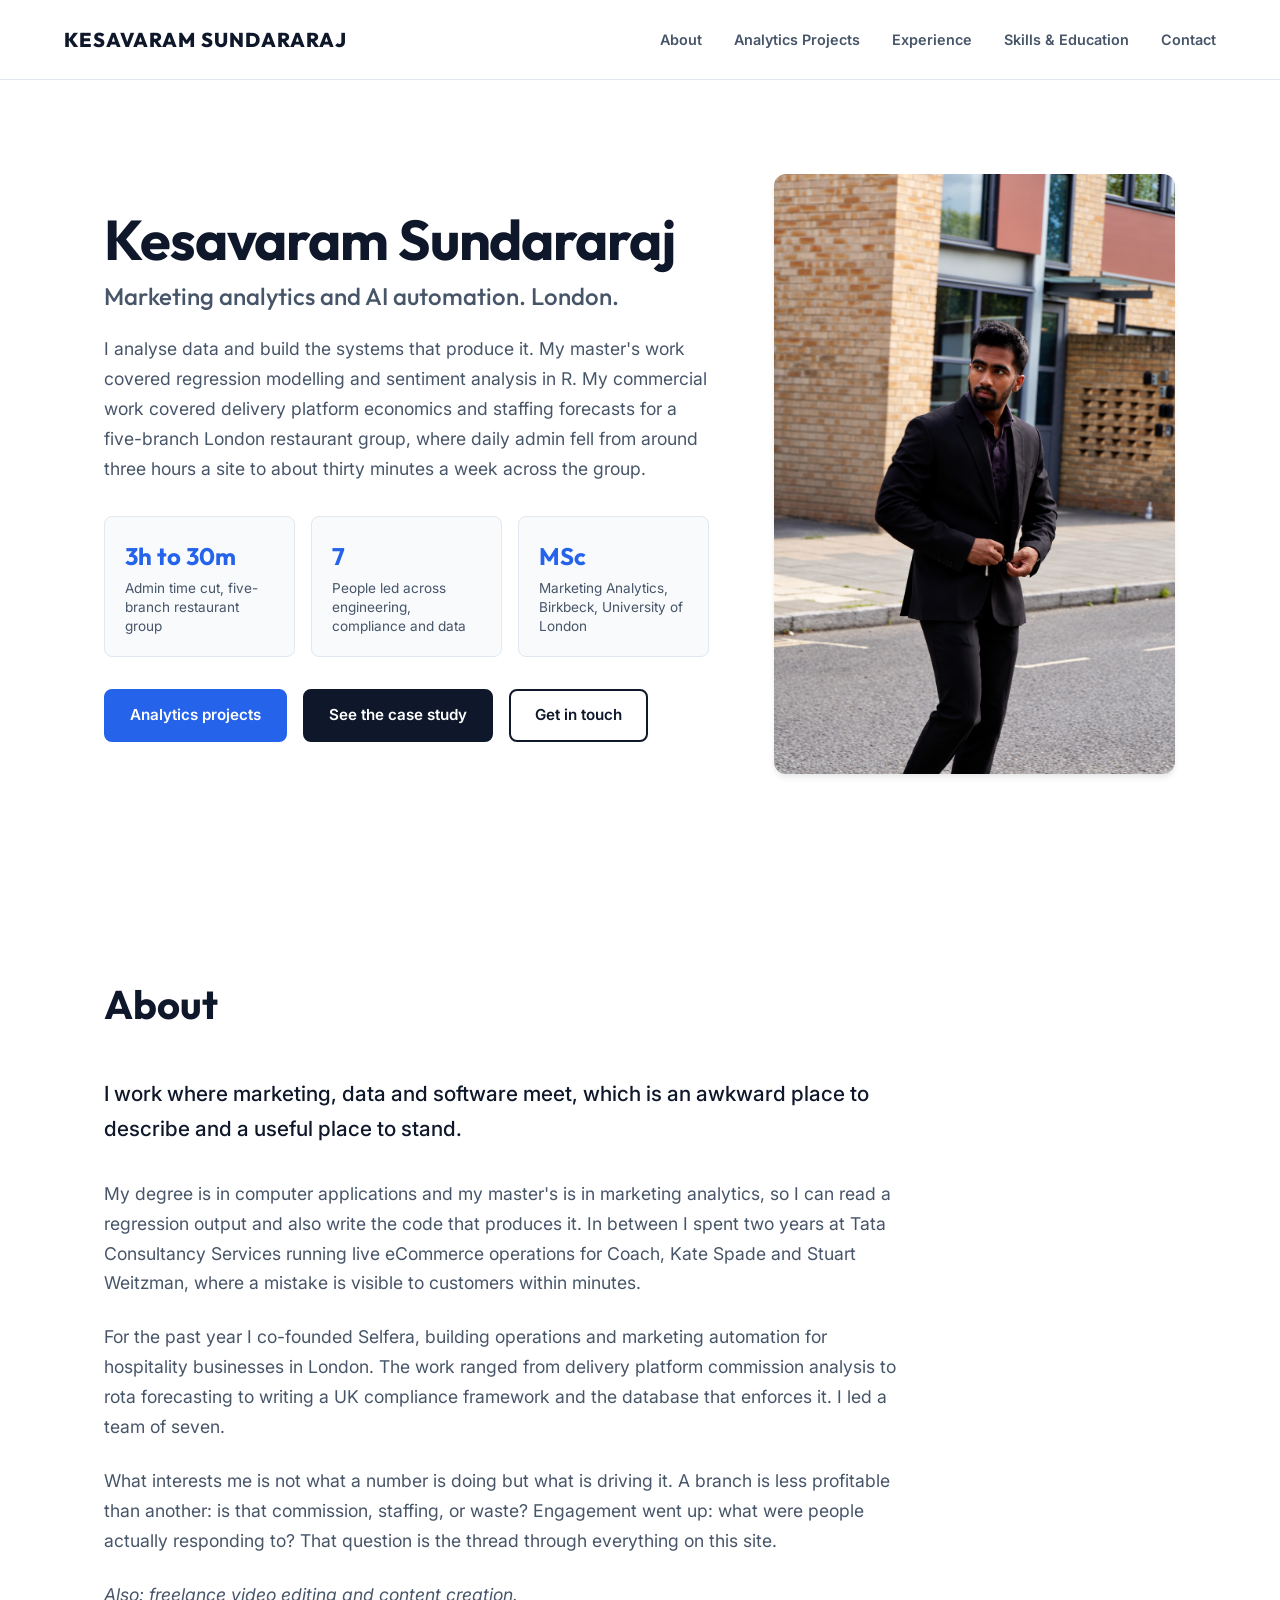
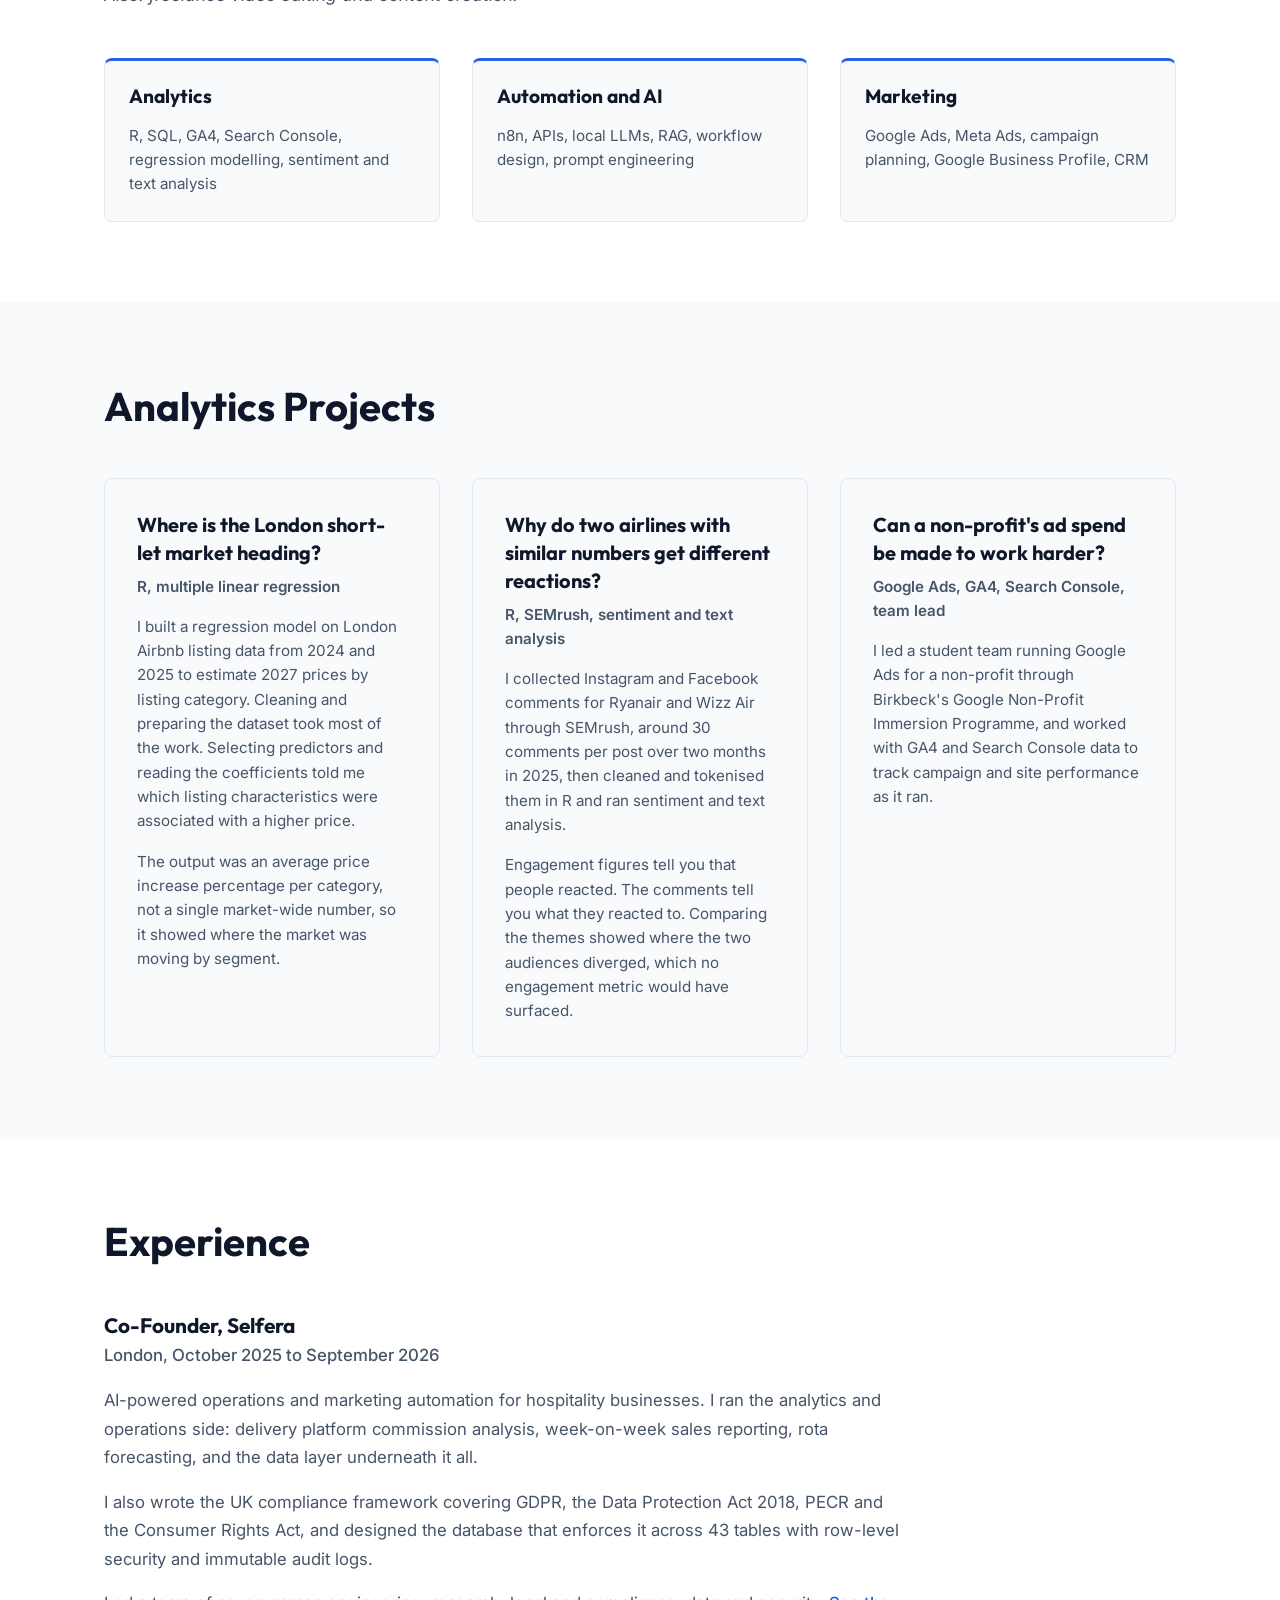
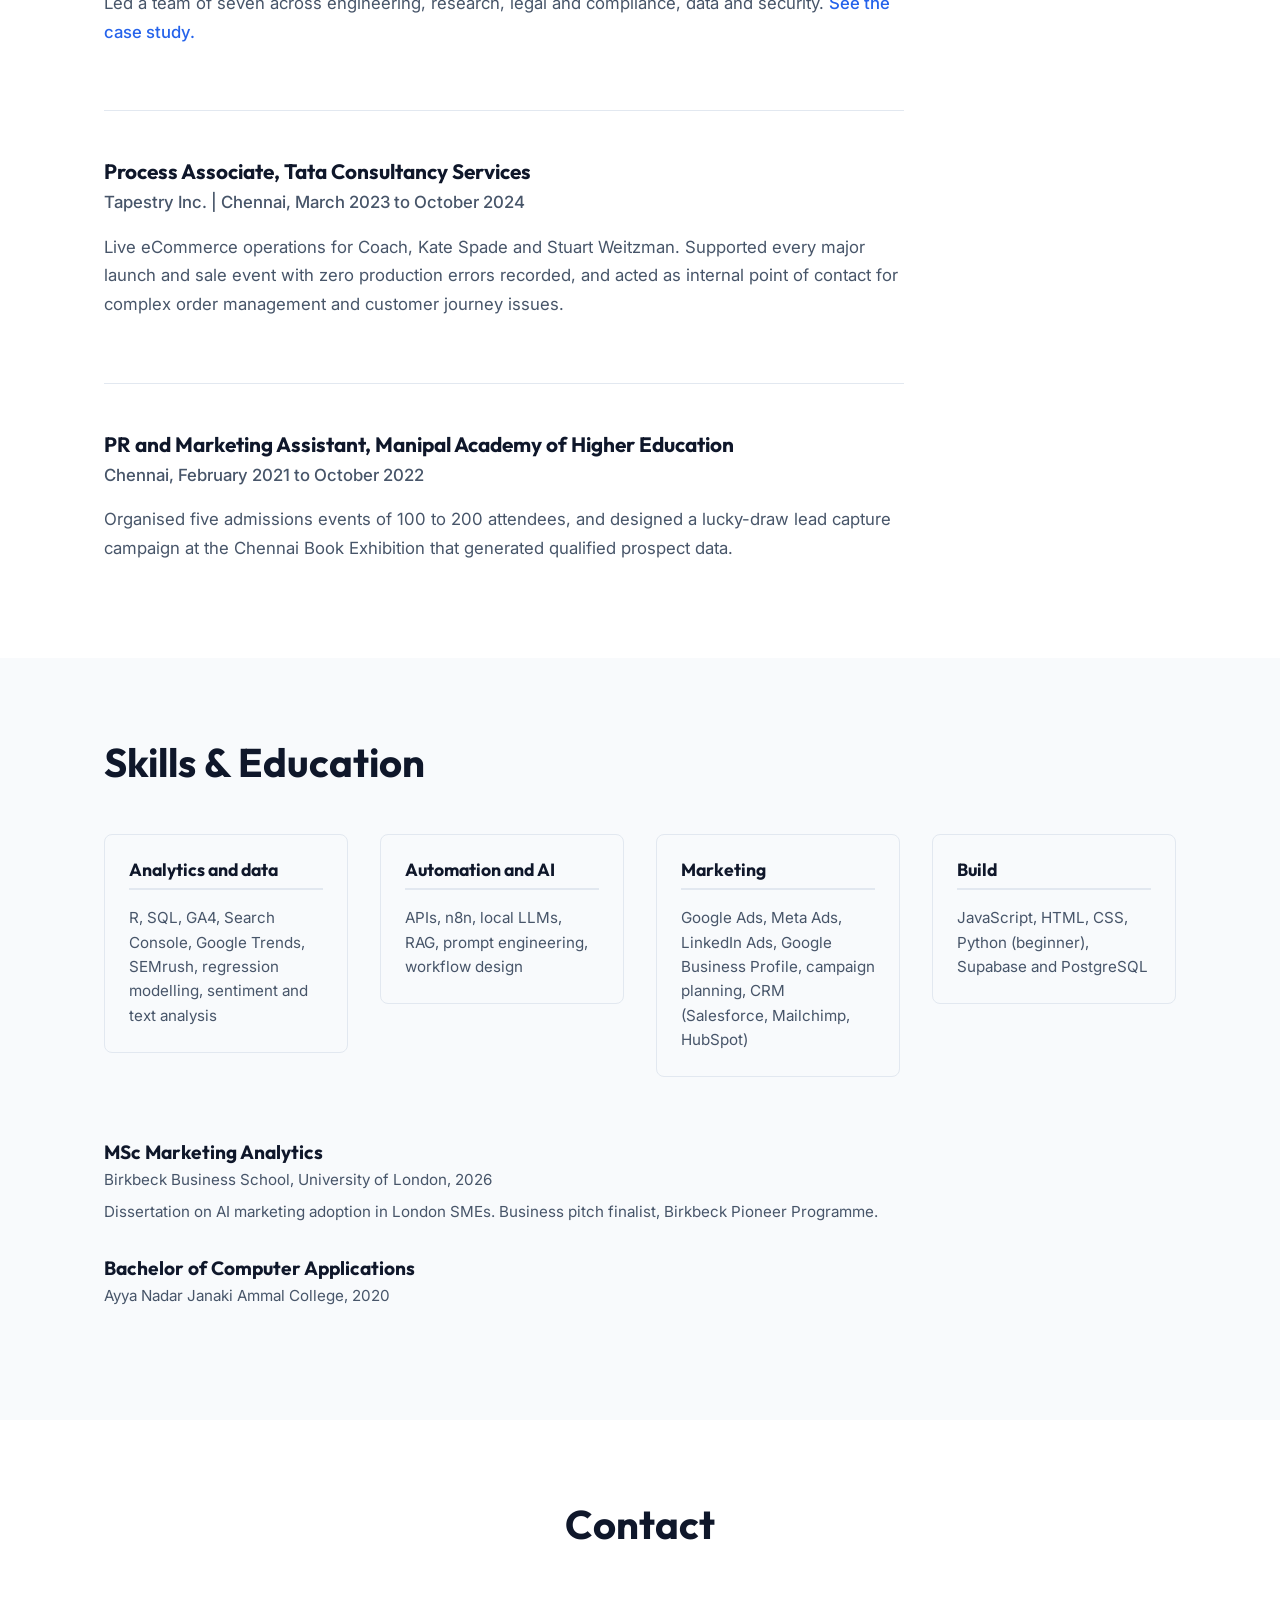
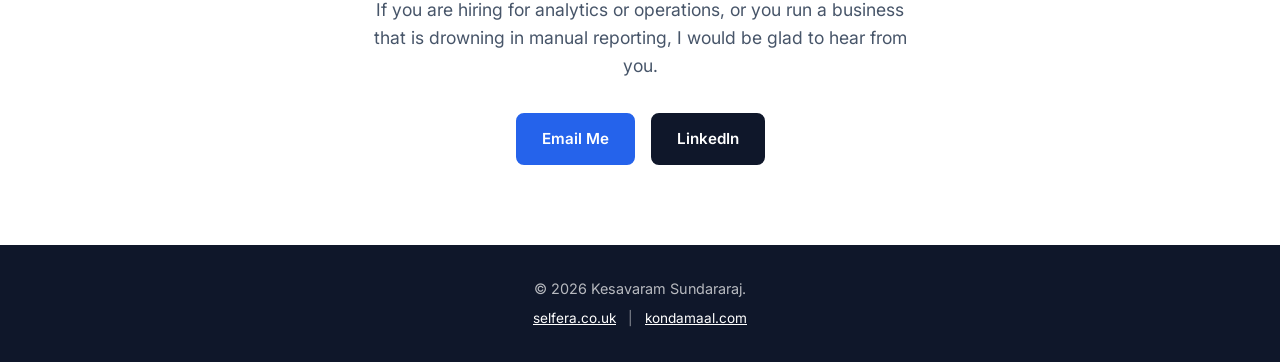
<file: index.html>
<!DOCTYPE html>
<html lang="en">
<head>
  <!-- Google tag (gtag.js) -->
  <script async src="https://www.googletagmanager.com/gtag/js?id=G-C3L060T5PG"></script>
  <script>
    window.dataLayer = window.dataLayer || [];
    function gtag() { dataLayer.push(arguments); }
    gtag('js', new Date());

    gtag('config', 'G-C3L060T5PG');
  </script>
  <meta charset="UTF-8" />
  <meta name="viewport" content="width=device-width, initial-scale=1.0" />
  <title>Kesavaram Sundararaj | Marketing Analytics & AI Automation</title>
  <meta name="description" content="Kesavaram Sundararaj - Marketing analytics and AI automation in London." />
  <link rel="icon" type="image/png" href="profile.png" />
  <link rel="stylesheet" href="style.css" />
  <link rel="preconnect" href="https://fonts.googleapis.com">
  <link rel="preconnect" href="https://fonts.gstatic.com" crossorigin>
  <link href="https://fonts.googleapis.com/css2?family=Inter:wght@300;400;500;600&family=Outfit:wght@400;600;700;800&display=swap" rel="stylesheet">
</head>
<body>
  <nav class="navbar">
    <div class="logo">Kesavaram Sundararaj</div>
    <ul class="nav-links">
      <li><a href="#about">About</a></li>
      <li><a href="#projects">Analytics Projects</a></li>
      <li><a href="#experience">Experience</a></li>
      <li><a href="#skills">Skills & Education</a></li>
      <li><a href="#contact">Contact</a></li>
    </ul>
  </nav>

  <main>
    <!-- 1. HERO -->
    <section id="hero" class="hero-section">
      <div class="hero-content">
        <h1 class="hero-title">Kesavaram Sundararaj</h1>
        <h2 class="hero-subtitle">Marketing analytics and AI automation. London.</h2>
        <p class="hero-description">I analyse data and build the systems that produce it. My master's work covered regression modelling and sentiment analysis in R. My commercial work covered delivery platform economics and staffing forecasts for a five-branch London restaurant group, where daily admin fell from around three hours a site to about thirty minutes a week across the group.</p>
        
        <div class="stat-tiles">
          <div class="stat-tile">
            <div class="stat-number">3h to 30m</div>
            <div class="stat-label">Admin time cut, five-branch restaurant group</div>
          </div>
          <div class="stat-tile">
            <div class="stat-number">7</div>
            <div class="stat-label">People led across engineering, compliance and data</div>
          </div>
          <div class="stat-tile">
            <div class="stat-number">MSc</div>
            <div class="stat-label">Marketing Analytics, Birkbeck, University of London</div>
          </div>
        </div>

        <div class="hero-buttons">
          <a href="#projects" class="cta-button">Analytics projects</a>
          <a href="case-study.html" class="cta-button secondary">See the case study</a>
          <a href="#contact" class="cta-button outline">Get in touch</a>
        </div>
      </div>
      <div class="hero-visual">
        <img src="profile.png" alt="Kesavaram Sundararaj" class="hero-image" />
      </div>
    </section>

    <!-- 2. ABOUT -->
    <section id="about" class="section">
      <div class="container">
        <h2 class="section-title">About</h2>
        <div class="about-text">
          <p>I work where marketing, data and software meet, which is an awkward place to describe and a useful place to stand.</p>
          <p>My degree is in computer applications and my master's is in marketing analytics, so I can read a regression output and also write the code that produces it. In between I spent two years at Tata Consultancy Services running live eCommerce operations for Coach, Kate Spade and Stuart Weitzman, where a mistake is visible to customers within minutes.</p>
          <p>For the past year I co-founded Selfera, building operations and marketing automation for hospitality businesses in London. The work ranged from delivery platform commission analysis to rota forecasting to writing a UK compliance framework and the database that enforces it. I led a team of seven.</p>
          <p>What interests me is not what a number is doing but what is driving it. A branch is less profitable than another: is that commission, staffing, or waste? Engagement went up: what were people actually responding to? That question is the thread through everything on this site.</p>
          <p><em>Also: freelance video editing and content creation.</em></p>
        </div>

        <div class="competency-grid">
          <div class="competency-card">
            <h3>Analytics</h3>
            <p>R, SQL, GA4, Search Console, regression modelling, sentiment and text analysis</p>
          </div>
          <div class="competency-card">
            <h3>Automation and AI</h3>
            <p>n8n, APIs, local LLMs, RAG, workflow design, prompt engineering</p>
          </div>
          <div class="competency-card">
            <h3>Marketing</h3>
            <p>Google Ads, Meta Ads, campaign planning, Google Business Profile, CRM</p>
          </div>
        </div>
      </div>
    </section>

    <!-- 3. ANALYTICS PROJECTS -->
    <section id="projects" class="section bg-light">
      <div class="container">
        <h2 class="section-title">Analytics Projects</h2>
        <div class="projects-grid">
          
          <article class="project-card">
            <h3>Where is the London short-let market heading?</h3>
            <p class="project-meta">R, multiple linear regression</p>
            <p>I built a regression model on London Airbnb listing data from 2024 and 2025 to estimate 2027 prices by listing category. Cleaning and preparing the dataset took most of the work. Selecting predictors and reading the coefficients told me which listing characteristics were associated with a higher price.</p>
            <p>The output was an average price increase percentage per category, not a single market-wide number, so it showed where the market was moving by segment.</p>
          </article>

          <article class="project-card">
            <h3>Why do two airlines with similar numbers get different reactions?</h3>
            <p class="project-meta">R, SEMrush, sentiment and text analysis</p>
            <p>I collected Instagram and Facebook comments for Ryanair and Wizz Air through SEMrush, around 30 comments per post over two months in 2025, then cleaned and tokenised them in R and ran sentiment and text analysis.</p>
            <p>Engagement figures tell you that people reacted. The comments tell you what they reacted to. Comparing the themes showed where the two audiences diverged, which no engagement metric would have surfaced.</p>
          </article>

          <article class="project-card">
            <h3>Can a non-profit's ad spend be made to work harder?</h3>
            <p class="project-meta">Google Ads, GA4, Search Console, team lead</p>
            <p>I led a student team running Google Ads for a non-profit through Birkbeck's Google Non-Profit Immersion Programme, and worked with GA4 and Search Console data to track campaign and site performance as it ran.</p>
          </article>

        </div>
      </div>
    </section>

    <!-- 4. EXPERIENCE -->
    <section id="experience" class="section">
      <div class="container">
        <h2 class="section-title">Experience</h2>
        <div class="experience-list">
          
          <article class="experience-item">
            <h3>Co-Founder, Selfera</h3>
            <p class="role-meta">London, October 2025 to September 2026</p>
            <p>AI-powered operations and marketing automation for hospitality businesses. I ran the analytics and operations side: delivery platform commission analysis, week-on-week sales reporting, rota forecasting, and the data layer underneath it all.</p>
            <p>I also wrote the UK compliance framework covering GDPR, the Data Protection Act 2018, PECR and the Consumer Rights Act, and designed the database that enforces it across 43 tables with row-level security and immutable audit logs.</p>
            <p>Led a team of seven across engineering, research, legal and compliance, data and security. <a href="case-study.html" style="color: var(--accent-color); font-weight: 500;">See the case study.</a></p>
          </article>

          <article class="experience-item">
            <h3>Process Associate, Tata Consultancy Services</h3>
            <p class="role-meta">Tapestry Inc. | Chennai, March 2023 to October 2024</p>
            <p>Live eCommerce operations for Coach, Kate Spade and Stuart Weitzman. Supported every major launch and sale event with zero production errors recorded, and acted as internal point of contact for complex order management and customer journey issues.</p>
          </article>

          <article class="experience-item">
            <h3>PR and Marketing Assistant, Manipal Academy of Higher Education</h3>
            <p class="role-meta">Chennai, February 2021 to October 2022</p>
            <p>Organised five admissions events of 100 to 200 attendees, and designed a lucky-draw lead capture campaign at the Chennai Book Exhibition that generated qualified prospect data.</p>
          </article>

        </div>
      </div>
    </section>

    <!-- 5. SKILLS & EDUCATION -->
    <section id="skills" class="section bg-light">
      <div class="container">
        <h2 class="section-title">Skills & Education</h2>
        
        <div class="skills-masonry">
          <div class="skill-category">
            <h4>Analytics and data</h4>
            <p>R, SQL, GA4, Search Console, Google Trends, SEMrush, regression modelling, sentiment and text analysis</p>
          </div>
          <div class="skill-category">
            <h4>Automation and AI</h4>
            <p>APIs, n8n, local LLMs, RAG, prompt engineering, workflow design</p>
          </div>
          <div class="skill-category">
            <h4>Marketing</h4>
            <p>Google Ads, Meta Ads, LinkedIn Ads, Google Business Profile, campaign planning, CRM (Salesforce, Mailchimp, HubSpot)</p>
          </div>
          <div class="skill-category">
            <h4>Build</h4>
            <p>JavaScript, HTML, CSS, Python (beginner), Supabase and PostgreSQL</p>
          </div>
        </div>

        <div class="education-list">
          <div class="edu-item">
            <h3>MSc Marketing Analytics</h3>
            <p class="edu-meta">Birkbeck Business School, University of London, 2026</p>
            <p>Dissertation on AI marketing adoption in London SMEs. Business pitch finalist, Birkbeck Pioneer Programme.</p>
          </div>
          <div class="edu-item">
            <h3>Bachelor of Computer Applications</h3>
            <p class="edu-meta">Ayya Nadar Janaki Ammal College, 2020</p>
          </div>
        </div>

      </div>
    </section>

    <!-- 6. CONTACT -->
    <section id="contact" class="section contact-section">
      <div class="container">
        <h2 class="section-title" style="text-align: center;">Contact</h2>
        <p class="contact-text">If you are hiring for analytics or operations, or you run a business that is drowning in manual reporting, I would be glad to hear from you.</p>
        
        <div class="contact-links">
          <a href="mailto:kesavperso@gmail.com" class="cta-button">Email Me</a>
          <a href="https://linkedin.com/in/kesavaram-s-091725322" target="_blank" class="cta-button secondary">LinkedIn</a>
        </div>
      </div>
    </section>
  </main>

  <footer>
    <p>&copy; 2026 Kesavaram Sundararaj.</p>
    <div class="footer-initiatives">
      <a href="https://www.selfera.co.uk" target="_blank">selfera.co.uk</a> | 
      <a href="https://www.kondamaal.com" target="_blank">kondamaal.com</a>
    </div>
  </footer>

  <script src="main.js"></script>
</body>
</html>
</file>
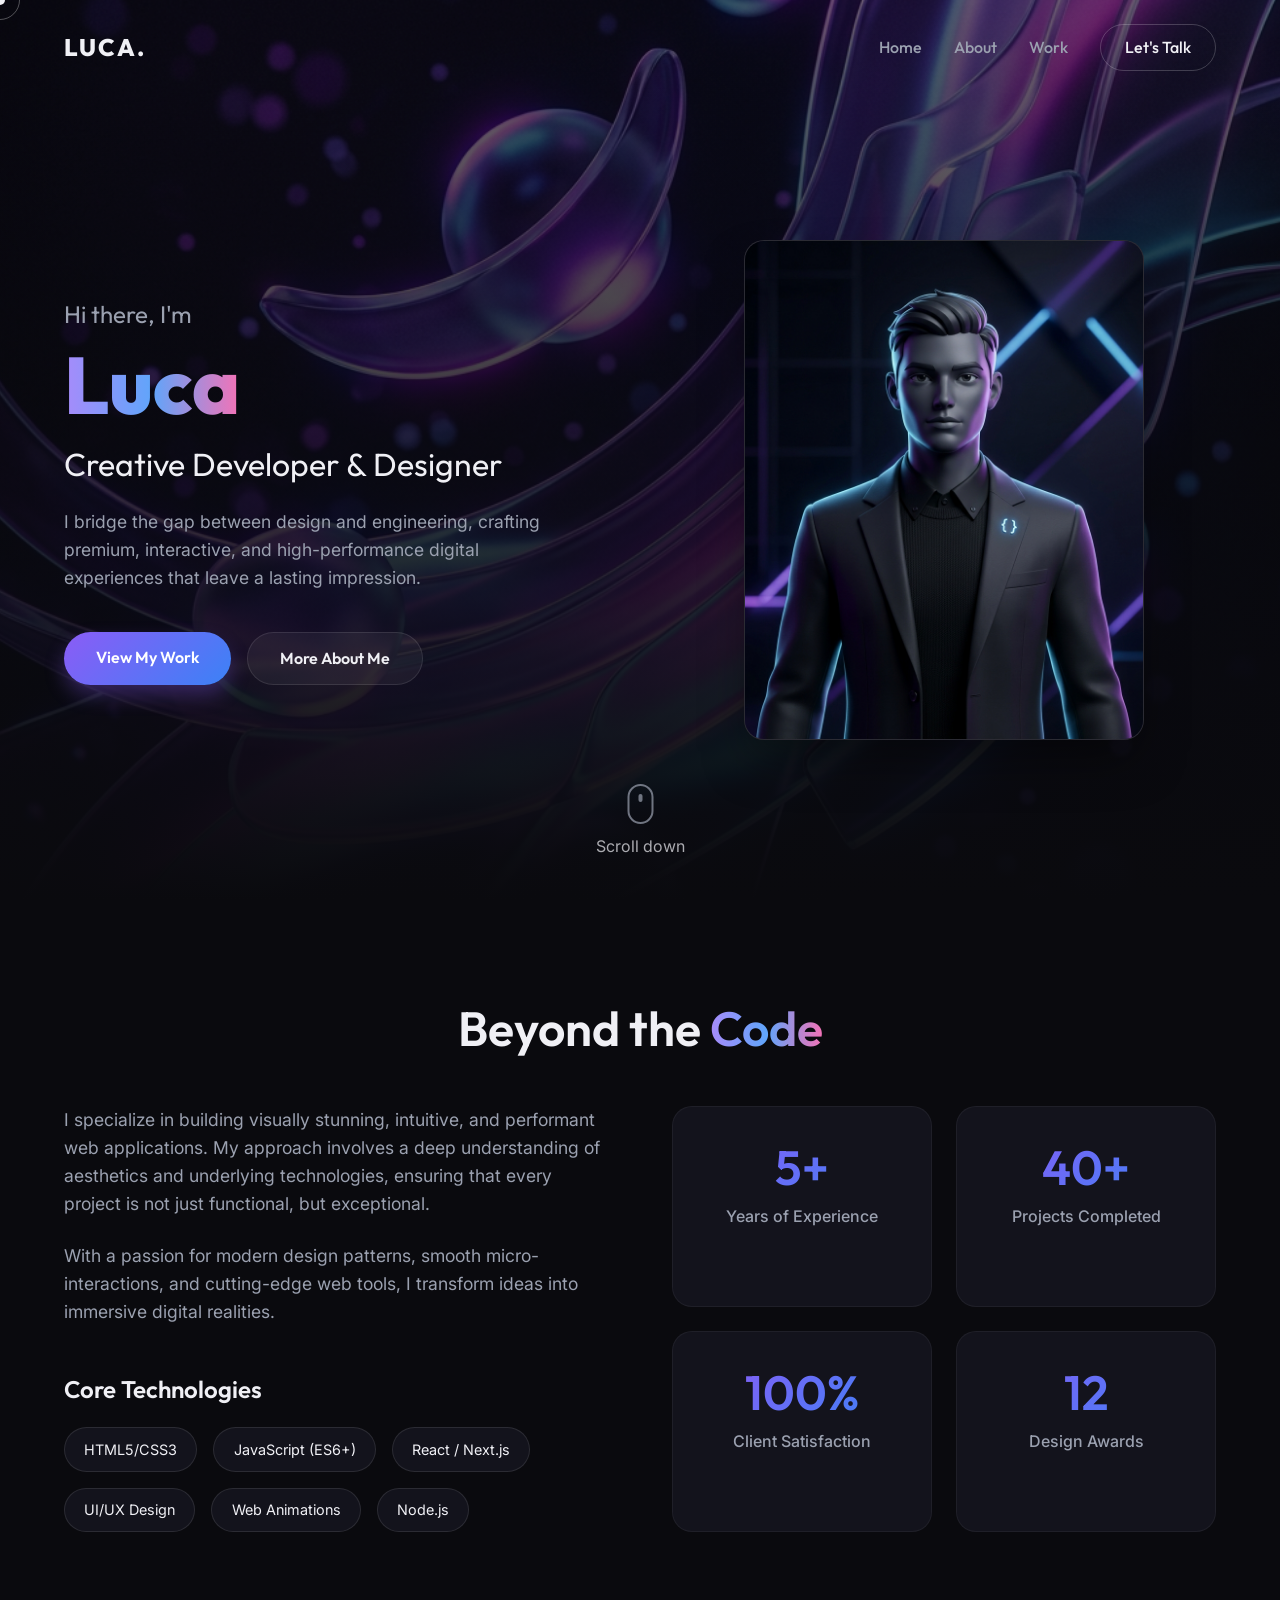
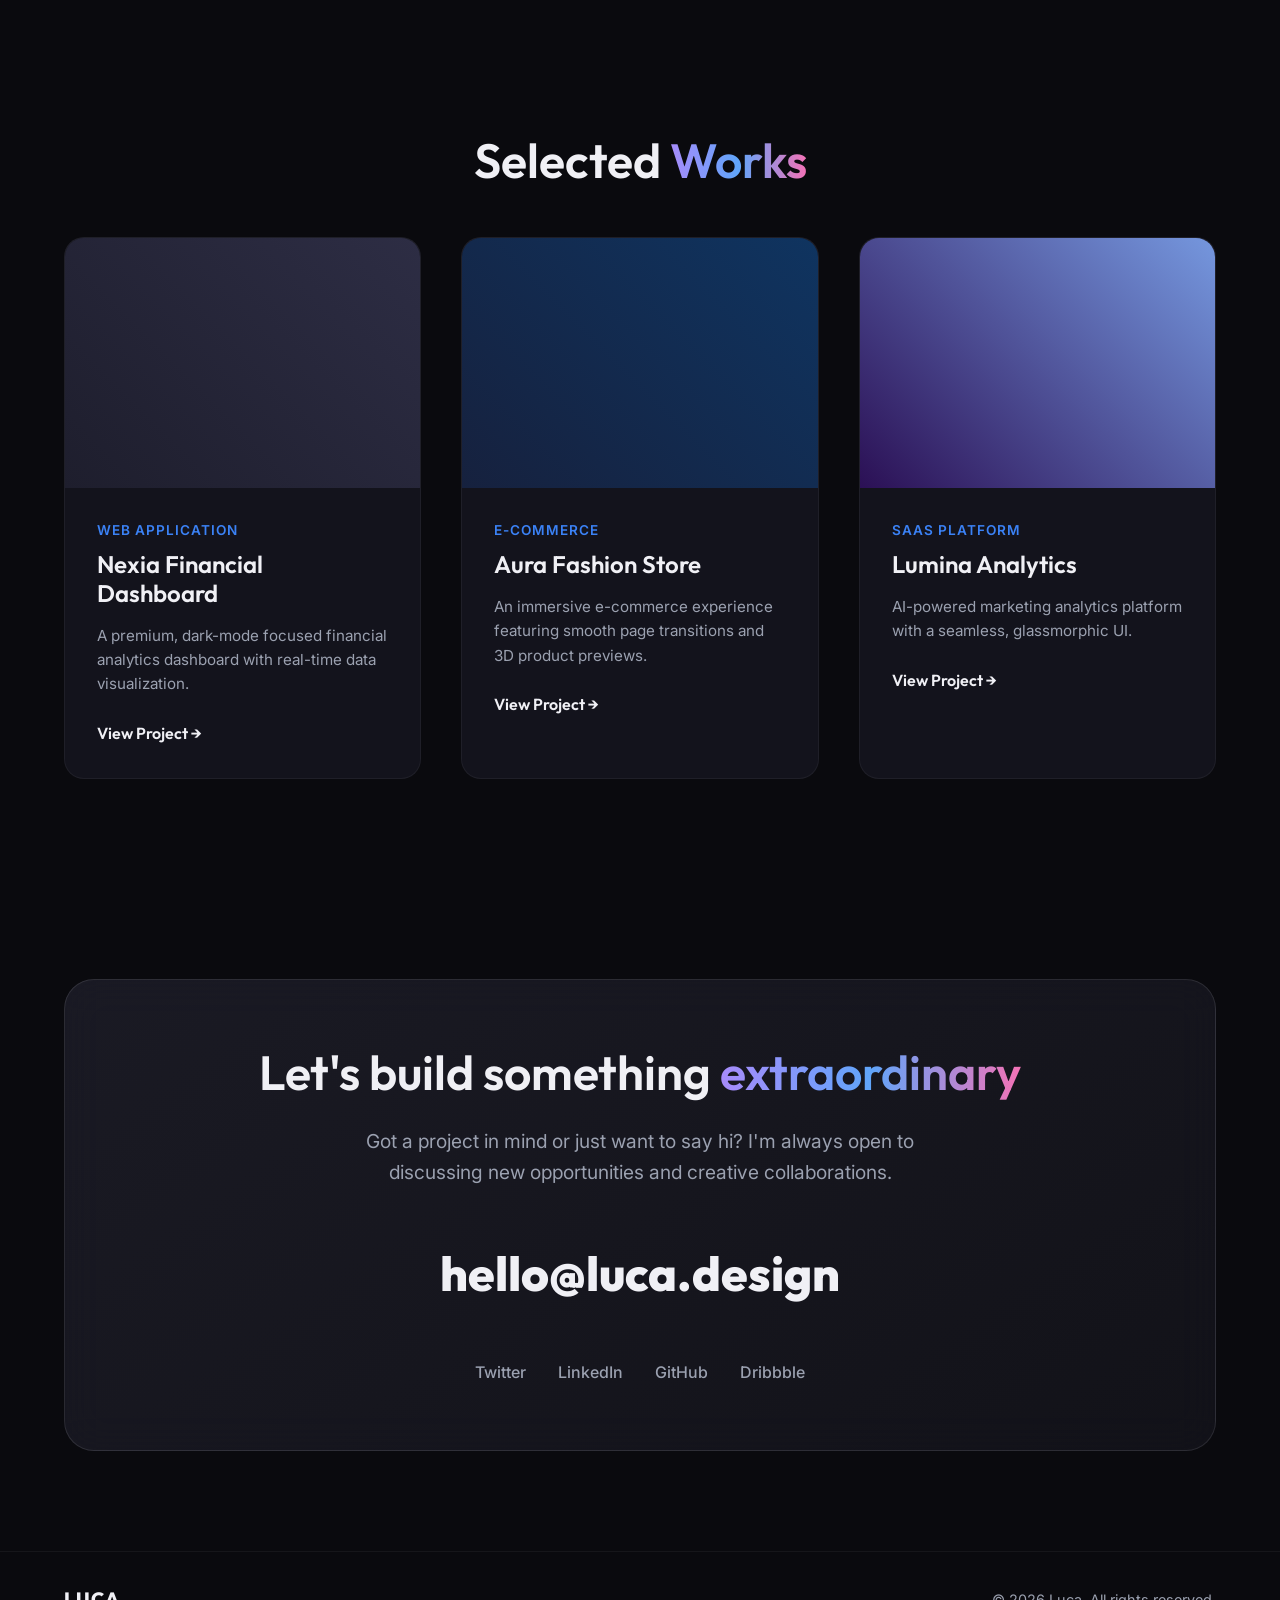
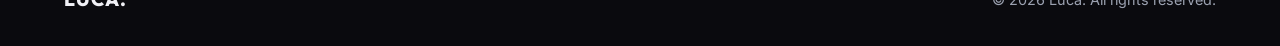
<file: Luca/index.html>
<!DOCTYPE html>
<html lang="en">
<head>
    <meta charset="UTF-8">
    <meta name="viewport" content="width=device-width, initial-scale=1.0">
    <meta name="description" content="Portfolio of Luca, a creative developer and designer crafting premium digital experiences.">
    <title>Luca | Creative Developer Portfolio</title>
    <link rel="preconnect" href="https://fonts.googleapis.com">
    <link rel="preconnect" href="https://fonts.gstatic.com" crossorigin>
    <link href="https://fonts.googleapis.com/css2?family=Outfit:wght@300;400;600;800&family=Inter:wght@400;500;700&display=swap" rel="stylesheet">
    <link rel="stylesheet" href="styles.css">
</head>
<body>
    <div class="custom-cursor" id="custom-cursor"></div>
    <div class="custom-cursor-follower" id="custom-cursor-follower"></div>

    <nav class="navbar" id="navbar">
        <div class="nav-content">
            <a href="#home" class="logo">LUCA.</a>
            <ul class="nav-links">
                <li><a href="#home">Home</a></li>
                <li><a href="#about">About</a></li>
                <li><a href="#work">Work</a></li>
                <li><a href="#contact" class="btn btn-outline">Let's Talk</a></li>
            </ul>
        </div>
    </nav>

    <main>
        <section id="home" class="hero">
            <div class="hero-bg">
                <img src="assets/hero_bg.png" alt="Abstract Background" class="bg-image">
                <div class="overlay"></div>
            </div>
            
            <div class="container hero-content">
                <div class="hero-text">
                    <p class="greeting reveal-text">Hi there, I'm</p>
                    <h1 class="main-title reveal-text" style="animation-delay: 0.1s">
                        <span class="gradient-text">Luca</span>
                    </h1>
                    <h2 class="sub-title reveal-text" style="animation-delay: 0.2s">Creative Developer & Designer</h2>
                    <p class="description reveal-text" style="animation-delay: 0.3s">
                        I bridge the gap between design and engineering, crafting premium, interactive, and high-performance digital experiences that leave a lasting impression.
                    </p>
                    <div class="cta-group reveal-text" style="animation-delay: 0.4s">
                        <a href="#work" class="btn btn-primary">View My Work</a>
                        <a href="#about" class="btn btn-secondary">More About Me</a>
                    </div>
                </div>
                
                <div class="hero-image-container reveal-fade" style="animation-delay: 0.5s">
                    <div class="image-wrapper">
                        <img src="assets/luca_profile.png" alt="Luca - Profile Picture" class="profile-img">
                        <div class="glow-effect"></div>
                    </div>
                </div>
            </div>
            
            <div class="scroll-indicator">
                <span class="mouse">
                    <span class="wheel"></span>
                </span>
                <p>Scroll down</p>
            </div>
        </section>

        <section id="about" class="about section">
            <div class="container">
                <h2 class="section-title">Beyond the <span class="gradient-text">Code</span></h2>
                
                <div class="about-grid">
                    <div class="about-text">
                        <p>I specialize in building visually stunning, intuitive, and performant web applications. My approach involves a deep understanding of aesthetics and underlying technologies, ensuring that every project is not just functional, but exceptional.</p>
                        <p>With a passion for modern design patterns, smooth micro-interactions, and cutting-edge web tools, I transform ideas into immersive digital realities.</p>
                        
                        <div class="skills-container">
                            <h3 class="skills-title">Core Technologies</h3>
                            <div class="skills">
                                <span class="skill-tag">HTML5/CSS3</span>
                                <span class="skill-tag">JavaScript (ES6+)</span>
                                <span class="skill-tag">React / Next.js</span>
                                <span class="skill-tag">UI/UX Design</span>
                                <span class="skill-tag">Web Animations</span>
                                <span class="skill-tag">Node.js</span>
                            </div>
                        </div>
                    </div>
                    
                    <div class="stats-grid">
                        <div class="stat-card">
                            <h3 class="stat-number">5+</h3>
                            <p class="stat-label">Years of Experience</p>
                        </div>
                        <div class="stat-card">
                            <h3 class="stat-number">40+</h3>
                            <p class="stat-label">Projects Completed</p>
                        </div>
                        <div class="stat-card">
                            <h3 class="stat-number">100%</h3>
                            <p class="stat-label">Client Satisfaction</p>
                        </div>
                        <div class="stat-card">
                            <h3 class="stat-number">12</h3>
                            <p class="stat-label">Design Awards</p>
                        </div>
                    </div>
                </div>
            </div>
        </section>

        <section id="work" class="work section">
            <div class="container">
                <h2 class="section-title">Selected <span class="gradient-text">Works</span></h2>
                
                <div class="projects-grid">
                    <article class="project-card">
                        <div class="project-img-container">
                            <div class="placeholder-img color-1"></div>
                        </div>
                        <div class="project-content">
                            <span class="project-category">Web Application</span>
                            <h3 class="project-title">Nexia Financial Dashboard</h3>
                            <p class="project-desc">A premium, dark-mode focused financial analytics dashboard with real-time data visualization.</p>
                            <a href="#" class="project-link">View Project →</a>
                        </div>
                    </article>
                    
                    <article class="project-card">
                        <div class="project-img-container">
                            <div class="placeholder-img color-2"></div>
                        </div>
                        <div class="project-content">
                            <span class="project-category">E-Commerce</span>
                            <h3 class="project-title">Aura Fashion Store</h3>
                            <p class="project-desc">An immersive e-commerce experience featuring smooth page transitions and 3D product previews.</p>
                            <a href="#" class="project-link">View Project →</a>
                        </div>
                    </article>

                    <article class="project-card">
                        <div class="project-img-container">
                            <div class="placeholder-img color-3"></div>
                        </div>
                        <div class="project-content">
                            <span class="project-category">SaaS Platform</span>
                            <h3 class="project-title">Lumina Analytics</h3>
                            <p class="project-desc">AI-powered marketing analytics platform with a seamless, glassmorphic UI.</p>
                            <a href="#" class="project-link">View Project →</a>
                        </div>
                    </article>
                </div>
            </div>
        </section>

        <section id="contact" class="contact section">
            <div class="container">
                <div class="contact-card">
                    <div class="contact-info">
                        <h2 class="section-title">Let's build something <span class="gradient-text">extraordinary</span></h2>
                        <p>Got a project in mind or just want to say hi? I'm always open to discussing new opportunities and creative collaborations.</p>
                        <a href="mailto:hello@luca.design" class="contact-email">hello@luca.design</a>
                        
                        <div class="social-links">
                            <a href="#" class="social-link">Twitter</a>
                            <a href="#" class="social-link">LinkedIn</a>
                            <a href="#" class="social-link">GitHub</a>
                            <a href="#" class="social-link">Dribbble</a>
                        </div>
                    </div>
                </div>
            </div>
        </section>
    </main>

    <footer>
        <div class="container footer-content">
            <div class="footer-logo">LUCA.</div>
            <p>&copy; 2026 Luca. All rights reserved.</p>
        </div>
    </footer>

    <script src="script.js"></script>
</body>
</html>
</file>
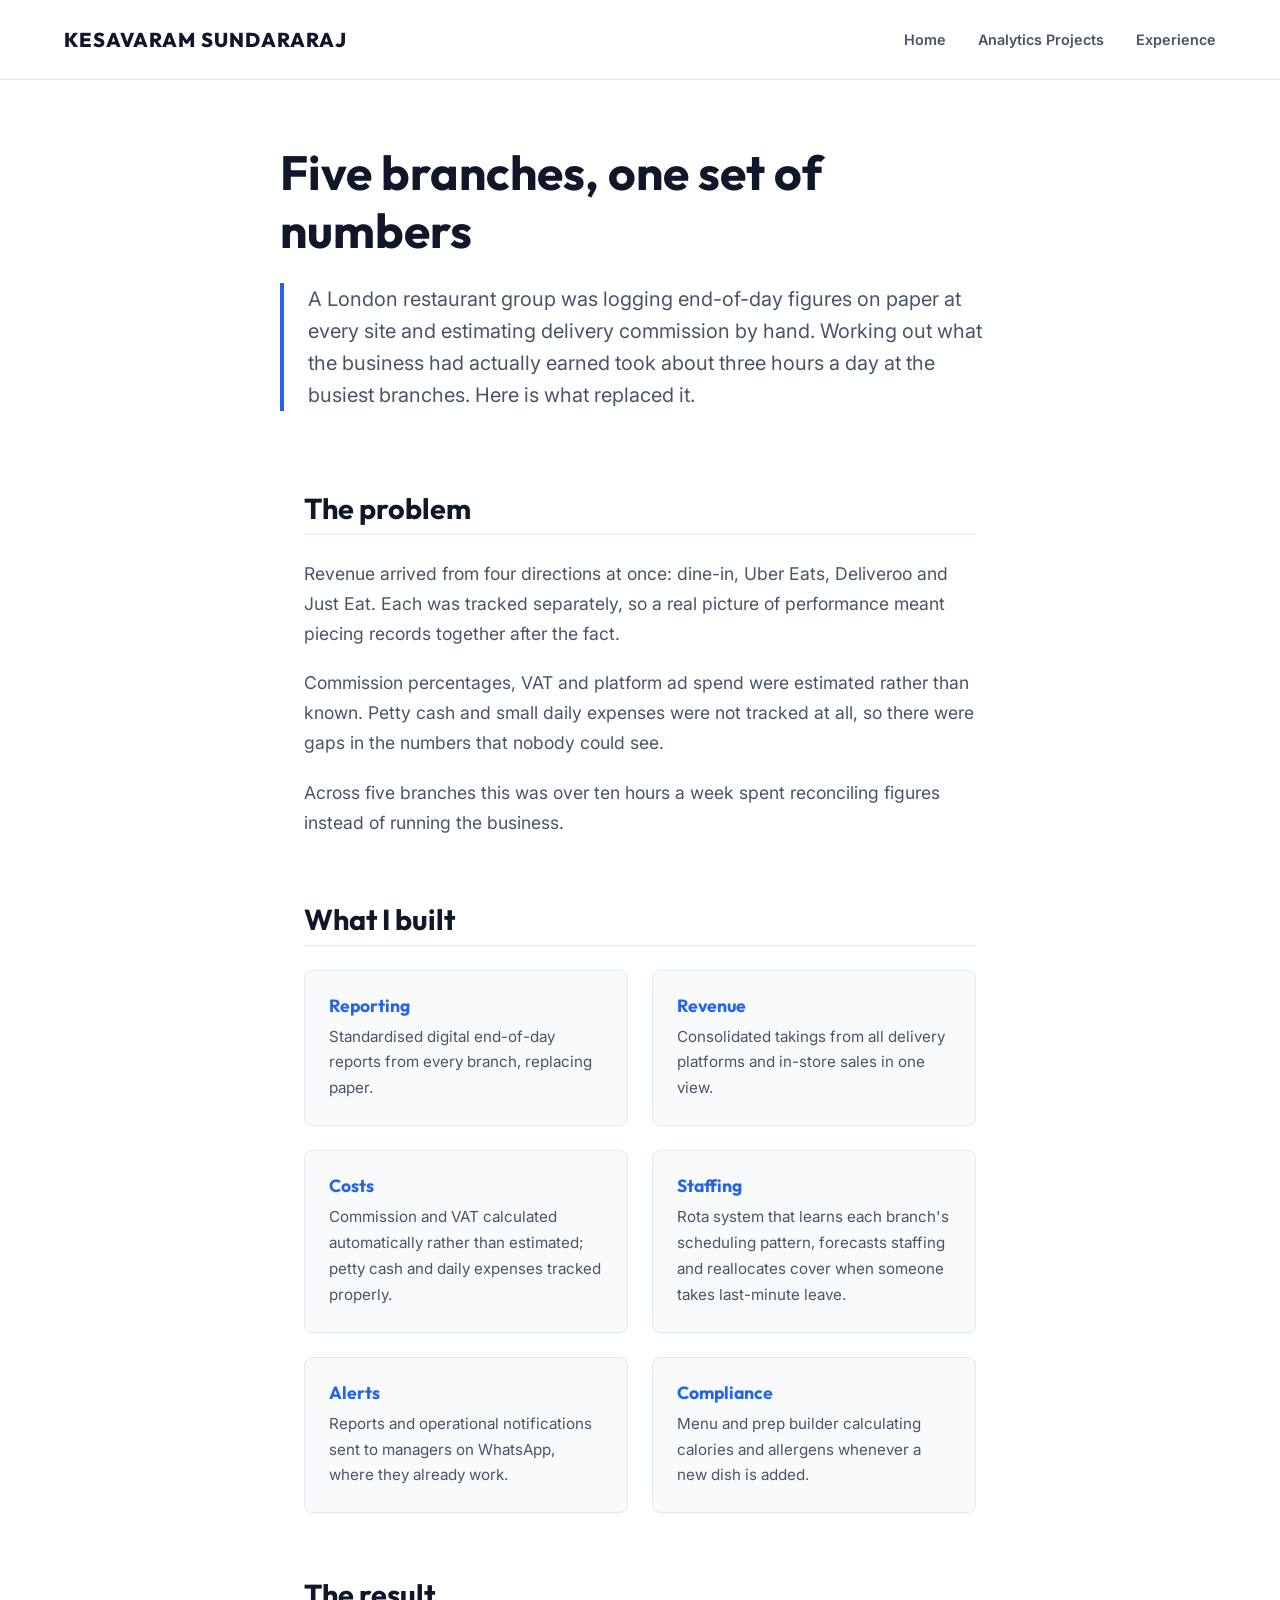
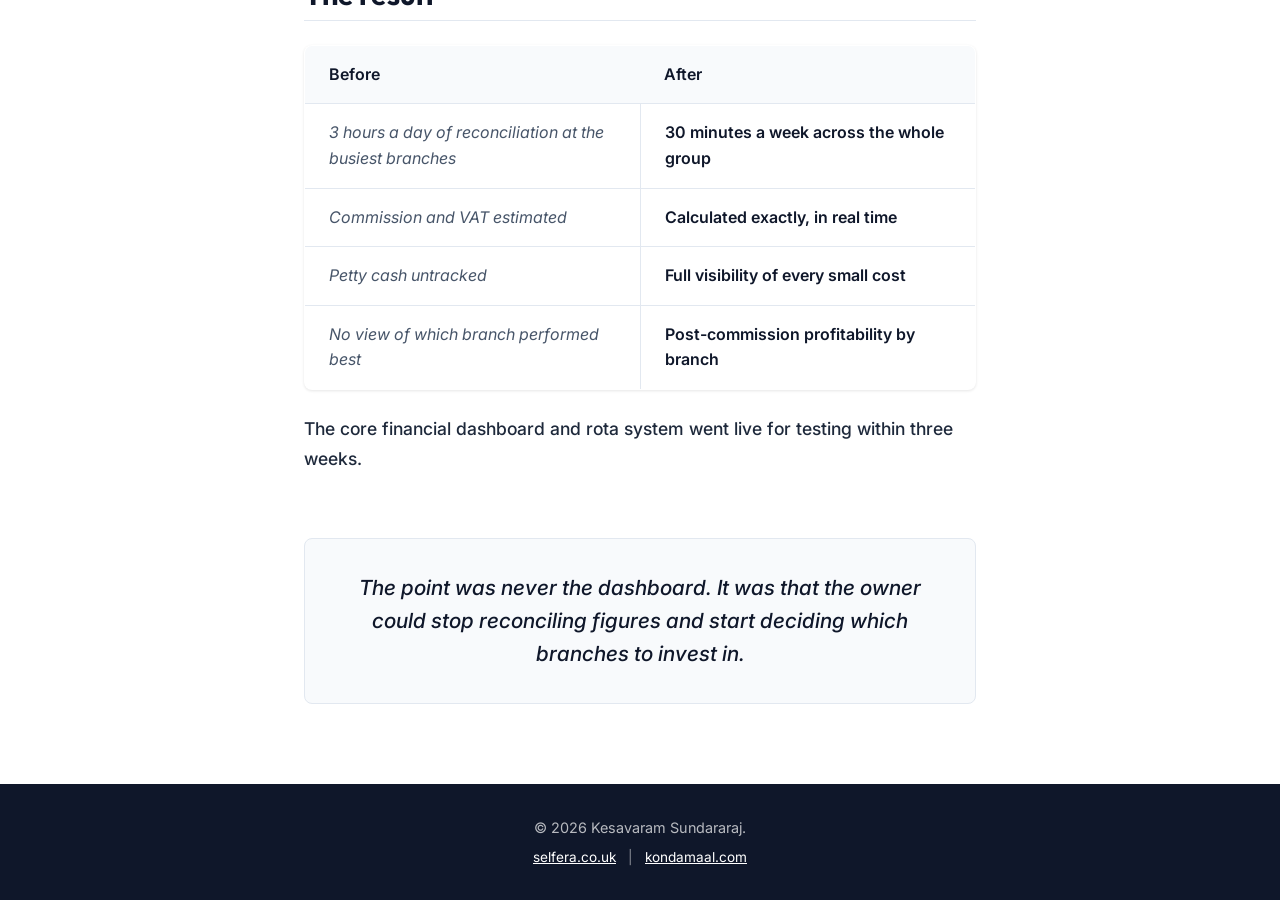
<file: case-study.html>
<!DOCTYPE html>
<html lang="en">
<head>
  <!-- Google tag (gtag.js) -->
  <script async src="https://www.googletagmanager.com/gtag/js?id=G-C3L060T5PG"></script>
  <script>
    window.dataLayer = window.dataLayer || [];
    function gtag() { dataLayer.push(arguments); }
    gtag('js', new Date());

    gtag('config', 'G-C3L060T5PG');
  </script>
  <meta charset="UTF-8" />
  <meta name="viewport" content="width=device-width, initial-scale=1.0" />
  <title>Case Study | Kesavaram Sundararaj</title>
  <meta name="description" content="Case Study: Five branches, one set of numbers." />
  <link rel="icon" type="image/png" href="profile.png" />
  <link rel="stylesheet" href="style.css" />
  <link rel="preconnect" href="https://fonts.googleapis.com">
  <link rel="preconnect" href="https://fonts.gstatic.com" crossorigin>
  <link href="https://fonts.googleapis.com/css2?family=Inter:wght@300;400;500;600&family=Outfit:wght@400;600;700;800&display=swap" rel="stylesheet">
</head>
<body>
  <nav class="navbar">
    <div class="logo">Kesavaram Sundararaj</div>
    <ul class="nav-links">
      <li><a href="index.html#hero">Home</a></li>
      <li><a href="index.html#projects">Analytics Projects</a></li>
      <li><a href="index.html#experience">Experience</a></li>
    </ul>
  </nav>

  <main>
    <section class="case-study-hero">
      <div class="container">
        <h1 class="cs-title">Five branches, one set of numbers</h1>
        <p class="cs-standfirst">A London restaurant group was logging end-of-day figures on paper at every site and estimating delivery commission by hand. Working out what the business had actually earned took about three hours a day at the busiest branches. Here is what replaced it.</p>
      </div>
    </section>

    <div class="case-study-content container">
      
      <!-- The Problem -->
      <section class="cs-section">
        <h2>The problem</h2>
        <p>Revenue arrived from four directions at once: dine-in, Uber Eats, Deliveroo and Just Eat. Each was tracked separately, so a real picture of performance meant piecing records together after the fact.</p>
        <p>Commission percentages, VAT and platform ad spend were estimated rather than known. Petty cash and small daily expenses were not tracked at all, so there were gaps in the numbers that nobody could see.</p>
        <p>Across five branches this was over ten hours a week spent reconciling figures instead of running the business.</p>
      </section>

      <!-- What I built -->
      <section class="cs-section">
        <h2>What I built</h2>
        <div class="build-grid">
          <div class="build-item">
            <h4>Reporting</h4>
            <p>Standardised digital end-of-day reports from every branch, replacing paper.</p>
          </div>
          <div class="build-item">
            <h4>Revenue</h4>
            <p>Consolidated takings from all delivery platforms and in-store sales in one view.</p>
          </div>
          <div class="build-item">
            <h4>Costs</h4>
            <p>Commission and VAT calculated automatically rather than estimated; petty cash and daily expenses tracked properly.</p>
          </div>
          <div class="build-item">
            <h4>Staffing</h4>
            <p>Rota system that learns each branch's scheduling pattern, forecasts staffing and reallocates cover when someone takes last-minute leave.</p>
          </div>
          <div class="build-item">
            <h4>Alerts</h4>
            <p>Reports and operational notifications sent to managers on WhatsApp, where they already work.</p>
          </div>
          <div class="build-item">
            <h4>Compliance</h4>
            <p>Menu and prep builder calculating calories and allergens whenever a new dish is added.</p>
          </div>
        </div>
      </section>

      <!-- The Result -->
      <section class="cs-section">
        <h2>The result</h2>
        <table class="result-table">
          <thead>
            <tr>
              <th>Before</th>
              <th>After</th>
            </tr>
          </thead>
          <tbody>
            <tr>
              <td>3 hours a day of reconciliation at the busiest branches</td>
              <td>30 minutes a week across the whole group</td>
            </tr>
            <tr>
              <td>Commission and VAT estimated</td>
              <td>Calculated exactly, in real time</td>
            </tr>
            <tr>
              <td>Petty cash untracked</td>
              <td>Full visibility of every small cost</td>
            </tr>
            <tr>
              <td>No view of which branch performed best</td>
              <td>Post-commission profitability by branch</td>
            </tr>
          </tbody>
        </table>
        
        <p style="margin-top: 1.5rem; font-weight: 500; color: var(--text-primary);">The core financial dashboard and rota system went live for testing within three weeks.</p>
      </section>

      <!-- Closing line -->
      <div class="cs-closing">
        The point was never the dashboard. It was that the owner could stop reconciling figures and start deciding which branches to invest in.
      </div>
      
    </div>
  </main>

  <footer>
    <p>&copy; 2026 Kesavaram Sundararaj.</p>
    <div class="footer-initiatives">
      <a href="https://www.selfera.co.uk" target="_blank">selfera.co.uk</a> | 
      <a href="https://www.kondamaal.com" target="_blank">kondamaal.com</a>
    </div>
  </footer>

  <script src="main.js"></script>
</body>
</html>
</file>
<file: style.css>
/* RESET & VARIABLES */
:root {
  --bg-color: #ffffff;
  --bg-light: #f8fafc;
  --text-primary: #1e293b;
  --text-secondary: #475569;
  --primary-color: #0f172a;
  --accent-color: #2563eb;
  --accent-hover: #1d4ed8;
  --border-color: #e2e8f0;
  
  --nav-height: 80px;
  --font-heading: 'Outfit', sans-serif;
  --font-body: 'Inter', system-ui, -apple-system, sans-serif;
  
  --radius-sm: 4px;
  --radius-md: 8px;
  --radius-lg: 12px;
  
  --shadow-sm: 0 1px 3px rgba(0,0,0,0.1);
  --shadow-md: 0 4px 6px -1px rgba(0,0,0,0.1);
  --shadow-hover: 0 10px 15px -3px rgba(0,0,0,0.1);
}

* { margin: 0; padding: 0; box-sizing: border-box; }
html { scroll-behavior: smooth; }
body {
  font-family: var(--font-body);
  background-color: var(--bg-color);
  color: var(--text-primary);
  line-height: 1.6;
  -webkit-font-smoothing: antialiased;
}

/* TYPOGRAPHY */
h1, h2, h3, h4, .logo {
  font-family: var(--font-heading);
  font-weight: 700;
  color: var(--primary-color);
  line-height: 1.2;
}
a { text-decoration: none; color: inherit; transition: all 0.2s ease; }
ul { list-style: none; }

/* LAYOUT UTILITIES */
.container { max-width: 1200px; margin: 0 auto; padding: 0 5%; }
.section { padding: 5rem 0; }
.bg-light { background-color: var(--bg-light); }
.section-title { font-size: 2.5rem; margin-bottom: 3rem; text-align: left; }

/* NAVBAR */
.navbar {
  position: fixed; top: 0; width: 100%; height: var(--nav-height);
  display: flex; justify-content: space-between; align-items: center;
  padding: 0 5%; background: rgba(255, 255, 255, 0.95);
  backdrop-filter: blur(8px); z-index: 1000; border-bottom: 1px solid var(--border-color);
}
.logo { font-size: 1.25rem; font-weight: 800; text-transform: uppercase; letter-spacing: 0.05em; }
.nav-links { display: flex; gap: 2rem; }
.nav-links a { font-size: 0.9rem; font-weight: 600; color: var(--text-secondary); }
.nav-links a:hover { color: var(--accent-color); }
.theme-toggle { display: none; }

/* BUTTONS */
.hero-buttons { display: flex; gap: 1rem; margin-top: 2rem; flex-wrap: wrap; }
.cta-button {
  display: inline-block; padding: 0.75rem 1.5rem; border-radius: var(--radius-md);
  font-weight: 600; font-size: 0.95rem; text-align: center; transition: all 0.2s ease;
}
.cta-button { background-color: var(--accent-color); color: #fff; border: 2px solid var(--accent-color); }
.cta-button:hover { background-color: var(--accent-hover); border-color: var(--accent-hover); transform: translateY(-2px); }
.cta-button.secondary { background-color: var(--primary-color); border: 2px solid var(--primary-color); }
.cta-button.secondary:hover { background-color: #1e293b; transform: translateY(-2px); color: #fff; }
.cta-button.outline { background-color: transparent; color: var(--primary-color); border: 2px solid var(--primary-color); }
.cta-button.outline:hover { background-color: var(--bg-light); transform: translateY(-2px); }

/* HERO SECTION */
.hero-section {
  min-height: 100vh; display: flex; align-items: center; justify-content: space-between;
  padding: calc(var(--nav-height) + 2rem) 5% 4rem; max-width: 1200px; margin: 0 auto; gap: 4rem;
}
.hero-content { flex: 1.2; }
.hero-title { font-size: 3.5rem; margin-bottom: 0.5rem; letter-spacing: -0.02em; }
.hero-subtitle { font-size: 1.5rem; color: var(--text-secondary); margin-bottom: 1.5rem; font-weight: 500; }
.hero-description { font-size: 1.1rem; color: var(--text-secondary); margin-bottom: 2rem; line-height: 1.7; }
.hero-visual { flex: 0.8; display: flex; justify-content: center; align-items: center; }
.hero-image { max-width: 100%; height: auto; border-radius: var(--radius-lg); box-shadow: var(--shadow-md); max-height: 600px; object-fit: cover; }

/* STAT TILES */
.stat-tiles { display: grid; grid-template-columns: repeat(3, 1fr); gap: 1rem; margin-bottom: 2rem; }
.stat-tile { background: var(--bg-light); padding: 1.25rem; border-radius: var(--radius-md); border: 1px solid var(--border-color); }
.stat-number { font-size: 1.5rem; font-weight: 700; color: var(--accent-color); margin-bottom: 0.25rem; font-family: var(--font-heading); }
.stat-label { font-size: 0.85rem; color: var(--text-secondary); line-height: 1.4; }

/* ABOUT SECTION */
.about-text { max-width: 800px; margin-bottom: 3rem; }
.about-text p { font-size: 1.1rem; color: var(--text-secondary); margin-bottom: 1.5rem; line-height: 1.7; }
.about-text p:first-child { font-size: 1.3rem; color: var(--primary-color); font-weight: 500; margin-bottom: 2rem; }
.competency-grid { display: grid; grid-template-columns: repeat(auto-fit, minmax(280px, 1fr)); gap: 2rem; margin-top: 3rem; }
.competency-card { padding: 1.5rem; background: var(--bg-light); border: 1px solid var(--border-color); border-radius: var(--radius-md); border-top: 3px solid var(--accent-color); }
.competency-card h3 { font-size: 1.2rem; margin-bottom: 1rem; color: var(--primary-color); }
.competency-card p { font-size: 0.95rem; color: var(--text-secondary); line-height: 1.6; }

/* PROJECTS SECTION */
.projects-grid { display: grid; grid-template-columns: repeat(auto-fit, minmax(320px, 1fr)); gap: 2rem; }
.project-card { background: var(--bg-light); border: 1px solid var(--border-color); border-radius: var(--radius-md); padding: 2rem; transition: transform 0.2s ease, box-shadow 0.2s ease; display: flex; flex-direction: column; }
.project-card:hover { transform: translateY(-5px); box-shadow: var(--shadow-hover); }
.project-card h3 { font-size: 1.25rem; margin-bottom: 0.5rem; color: var(--primary-color); line-height: 1.4; }
.project-meta { font-size: 0.85rem; font-weight: 600; color: var(--accent-color); margin-bottom: 1.25rem; }
.project-card p { font-size: 0.95rem; color: var(--text-secondary); margin-bottom: 1rem; }
.project-card p:last-child { margin-bottom: 0; }

/* EXPERIENCE SECTION */
.experience-list { max-width: 800px; }
.experience-item { margin-bottom: 3rem; padding-bottom: 3rem; border-bottom: 1px solid var(--border-color); }
.experience-item:last-child { border-bottom: none; margin-bottom: 0; padding-bottom: 0; }
.experience-item h3 { font-size: 1.3rem; margin-bottom: 0.25rem; color: var(--primary-color); }
.role-meta { font-size: 0.95rem; color: var(--text-secondary); font-weight: 500; margin-bottom: 1.5rem; }
.experience-item p { font-size: 1.05rem; color: var(--text-secondary); line-height: 1.7; margin-bottom: 1rem; }

/* SKILLS & EDUCATION */
.skills-masonry { display: grid; grid-template-columns: repeat(auto-fit, minmax(200px, 1fr)); gap: 2rem; align-items: start; margin-bottom: 4rem; }
.skill-category { background: var(--bg-light); padding: 1.5rem; border-radius: var(--radius-md); border: 1px solid var(--border-color); }
.skill-category h4 { font-size: 1.1rem; margin-bottom: 1rem; border-bottom: 2px solid var(--border-color); padding-bottom: 0.5rem; }
.skill-category p { font-size: 0.95rem; color: var(--text-secondary); line-height: 1.6; }

.edu-item { margin-bottom: 2rem; }
.edu-item h3 { font-size: 1.2rem; margin-bottom: 0.25rem; }
.edu-meta { font-size: 0.9rem; color: var(--text-secondary); margin-bottom: 0.5rem; }
.edu-item p { font-size: 0.95rem; color: var(--text-secondary); }

/* CONTACT & FOOTER */
.contact-section { text-align: left; max-width: 600px; margin: 0 auto; }
.contact-text { font-size: 1.1rem; color: var(--text-secondary); margin-bottom: 2rem; line-height: 1.6; text-align: center; }
.contact-links { display: flex; justify-content: center; gap: 1rem; flex-wrap: wrap; }
footer { text-align: center; padding: 2rem; background-color: var(--primary-color); color: rgba(255,255,255,0.7); font-size: 0.9rem; }
.footer-initiatives { margin-top: 0.5rem; font-size: 0.85rem; color: rgba(255,255,255,0.5); }
.footer-initiatives a { color: #fff; text-decoration: underline; margin: 0 0.5rem; }

/* CASE STUDY PAGE */
.case-study-hero { padding: calc(var(--nav-height) + 4rem) 0 3rem; max-width: 800px; margin: 0 auto; text-align: left; }
.cs-title { font-size: 3rem; margin-bottom: 1.5rem; }
.cs-standfirst { font-size: 1.25rem; color: var(--text-secondary); line-height: 1.6; border-left: 4px solid var(--accent-color); padding-left: 1.5rem; margin-bottom: 2rem; }
.case-study-content { max-width: 800px; margin: 0 auto; padding-bottom: 5rem; }
.cs-section { margin-bottom: 4rem; }
.cs-section h2 { font-size: 1.8rem; margin-bottom: 1.5rem; color: var(--primary-color); border-bottom: 1px solid var(--border-color); padding-bottom: 0.5rem; }
.cs-section p { font-size: 1.1rem; color: var(--text-secondary); margin-bottom: 1.25rem; line-height: 1.7; }

/* Grid for "What I Built" */
.build-grid { display: grid; grid-template-columns: repeat(auto-fit, minmax(240px, 1fr)); gap: 1.5rem; }
.build-item { background: var(--bg-light); padding: 1.5rem; border-radius: var(--radius-md); border: 1px solid var(--border-color); }
.build-item h4 { font-size: 1.1rem; color: var(--accent-color); margin-bottom: 0.5rem; }
.build-item p { font-size: 0.95rem; color: var(--text-secondary); margin-bottom: 0; }

/* Table for "The Result" */
.result-table { width: 100%; border-collapse: collapse; margin-top: 1.5rem; background: #fff; border-radius: var(--radius-md); overflow: hidden; box-shadow: var(--shadow-sm); border: 1px solid var(--border-color); }
.result-table th, .result-table td { padding: 1rem 1.5rem; text-align: left; border-bottom: 1px solid var(--border-color); }
.result-table th { background: var(--bg-light); font-weight: 600; color: var(--primary-color); width: 50%; }
.result-table tr:last-child td { border-bottom: none; }
.result-table td:first-child { color: var(--text-secondary); font-style: italic; border-right: 1px solid var(--border-color); }
.result-table td:last-child { color: var(--primary-color); font-weight: 600; }

.cs-closing { font-size: 1.3rem !important; font-weight: 500; color: var(--primary-color) !important; text-align: center; margin-top: 3rem; font-style: italic; padding: 2rem; background: var(--bg-light); border-radius: var(--radius-md); border: 1px solid var(--border-color); }

/* RESPONSIVE */
@media (max-width: 900px) {
  .hero-section { flex-direction: column-reverse; padding-top: calc(var(--nav-height) + 2rem); text-align: left; gap: 2rem; }
  .hero-title { font-size: 2.8rem; }
  .stat-tiles { grid-template-columns: 1fr; }
  .nav-links { display: none; }
  .result-table th, .result-table td { padding: 0.75rem 1rem; }
}
</file>
<file: Luca/styles.css>
:root {
    --bg-dark: #0a0a0e;
    --bg-surface: #13131c;
    --bg-surface-light: rgba(255, 255, 255, 0.05);
    --text-main: #f0f0f5;
    --text-muted: #9ba1b0;
    --accent-1: #8b5cf6;
    --accent-2: #3b82f6;
    --accent-3: #ec4899;
    --gradient-primary: linear-gradient(135deg, var(--accent-1), var(--accent-2));
    --gradient-text: linear-gradient(to right, #a78bfa, #60a5fa, #f472b6);
    
    --font-heading: 'Outfit', sans-serif;
    --font-body: 'Inter', sans-serif;
}

* {
    margin: 0;
    padding: 0;
    box-sizing: border-box;
}

html {
    scroll-behavior: smooth;
    cursor: none; /* For custom cursor */
}

body {
    background-color: var(--bg-dark);
    color: var(--text-main);
    font-family: var(--font-body);
    line-height: 1.6;
    overflow-x: hidden;
}

/* Custom Cursor */
.custom-cursor {
    position: fixed;
    width: 10px;
    height: 10px;
    background-color: var(--text-main);
    border-radius: 50%;
    transform: translate(-50%, -50%);
    pointer-events: none;
    z-index: 9999;
    transition: width 0.3s, height 0.3s, background-color 0.3s;
}

.custom-cursor-follower {
    position: fixed;
    width: 40px;
    height: 40px;
    border: 1px solid rgba(255, 255, 255, 0.3);
    border-radius: 50%;
    transform: translate(-50%, -50%);
    pointer-events: none;
    z-index: 9998;
    transition: width 0.3s, height 0.3s, border-color 0.3s;
    transition-timing-function: cubic-bezier(0.19, 1, 0.22, 1);
}

body:hover .custom-cursor,
body:hover .custom-cursor-follower {
    opacity: 1;
}

a:hover ~ .custom-cursor,
button:hover ~ .custom-cursor {
    width: 15px;
    height: 15px;
    background-color: var(--accent-1);
}

a:hover ~ .custom-cursor-follower,
button:hover ~ .custom-cursor-follower {
    width: 60px;
    height: 60px;
    border-color: var(--accent-1);
    background-color: rgba(139, 92, 246, 0.1);
}


/* Typography */
h1, h2, h3, h4 {
    font-family: var(--font-heading);
    font-weight: 600;
    line-height: 1.2;
}

.gradient-text {
    background: var(--gradient-text);
    -webkit-background-clip: text;
    -webkit-text-fill-color: transparent;
    background-clip: text;
    display: inline-block;
}

.container {
    width: 90%;
    max-width: 1200px;
    margin: 0 auto;
}

.section {
    padding: 100px 0;
}

.section-title {
    font-size: 3rem;
    margin-bottom: 3rem;
    text-align: center;
}

/* Buttons */
.btn {
    display: inline-block;
    padding: 0.8rem 2rem;
    border-radius: 50px;
    font-family: var(--font-heading);
    font-weight: 600;
    text-decoration: none;
    transition: all 0.3s ease;
    cursor: none; /* Inherit custom cursor */
}

.btn-primary {
    background: var(--gradient-primary);
    color: white;
    border: none;
    box-shadow: 0 10px 20px rgba(139, 92, 246, 0.3);
}

.btn-primary:hover {
    transform: translateY(-3px);
    box-shadow: 0 15px 25px rgba(139, 92, 246, 0.5);
}

.btn-secondary {
    background: var(--bg-surface-light);
    color: var(--text-main);
    backdrop-filter: blur(10px);
    border: 1px solid rgba(255,255,255,0.1);
}

.btn-secondary:hover {
    background: rgba(255, 255, 255, 0.1);
    transform: translateY(-3px);
}

.btn-outline {
    border: 1px solid rgba(255,255,255,0.2);
    color: var(--text-main);
}

.btn-outline:hover {
    border-color: var(--accent-1);
    background: rgba(139, 92, 246, 0.1);
}

/* Navigation */
.navbar {
    position: fixed;
    top: 0;
    width: 100%;
    z-index: 100;
    padding: 1.5rem 0;
    transition: all 0.3s ease;
}

.navbar.scrolled {
    background: rgba(10, 10, 14, 0.8);
    backdrop-filter: blur(15px);
    -webkit-backdrop-filter: blur(15px);
    padding: 1rem 0;
    border-bottom: 1px solid rgba(255, 255, 255, 0.05);
}

.nav-content {
    display: flex;
    justify-content: space-between;
    align-items: center;
    width: 90%;
    max-width: 1200px;
    margin: 0 auto;
}

.logo {
    font-family: var(--font-heading);
    font-size: 1.5rem;
    font-weight: 800;
    color: var(--text-main);
    text-decoration: none;
    letter-spacing: 2px;
}

.nav-links {
    display: flex;
    list-style: none;
    align-items: center;
    gap: 2rem;
}

.nav-links a {
    color: var(--text-muted);
    text-decoration: none;
    font-weight: 500;
    transition: color 0.3s;
    font-family: var(--font-heading);
}

.nav-links a:hover {
    color: var(--text-main);
}

.nav-links .btn {
    color: var(--text-main);
    padding: 0.6rem 1.5rem;
}

/* Hero Section */
.hero {
    min-height: 100vh;
    display: flex;
    align-items: center;
    position: relative;
    padding-top: 80px;
    overflow: hidden;
}

.hero-bg {
    position: absolute;
    top: 0;
    left: 0;
    width: 100%;
    height: 100%;
    z-index: -1;
}

.bg-image {
    width: 100%;
    height: 100%;
    object-fit: cover;
    opacity: 0.4;
    transform: scale(1.05);
    animation: slowZoom 20s infinite alternate;
}

.overlay {
    position: absolute;
    top: 0;
    left: 0;
    width: 100%;
    height: 100%;
    background: linear-gradient(to bottom, transparent, var(--bg-dark));
}

@keyframes slowZoom {
    from { transform: scale(1.05); }
    to { transform: scale(1.15); }
}

.hero-content {
    display: grid;
    grid-template-columns: 1fr 1fr;
    gap: 4rem;
    align-items: center;
    position: relative;
    z-index: 1;
}

.greeting {
    font-family: var(--font-heading);
    font-size: 1.5rem;
    color: var(--text-muted);
    margin-bottom: 0.5rem;
}

.main-title {
    font-size: 5rem;
    font-weight: 800;
    margin-bottom: 1rem;
    line-height: 1.1;
}

.sub-title {
    font-size: 2rem;
    color: var(--text-main);
    margin-bottom: 1.5rem;
    font-weight: 400;
}

.description {
    font-size: 1.1rem;
    color: var(--text-muted);
    margin-bottom: 2.5rem;
    max-width: 500px;
}

.cta-group {
    display: flex;
    gap: 1rem;
}

.hero-image-container {
    display: flex;
    justify-content: center;
    position: relative;
}

.image-wrapper {
    position: relative;
    width: 400px;
    height: 500px;
    border-radius: 20px;
    overflow: hidden;
    background: var(--bg-surface);
    border: 1px solid rgba(255, 255, 255, 0.1);
    box-shadow: 0 25px 50px -12px rgba(0, 0, 0, 0.5);
    transform-style: preserve-3d;
    perspective: 1000px;
}

.profile-img {
    width: 100%;
    height: 100%;
    object-fit: cover;
    position: relative;
    z-index: 2;
    transition: transform 0.5s cubic-bezier(0.175, 0.885, 0.32, 1.275);
}

.image-wrapper:hover .profile-img {
    transform: scale(1.05);
}

.glow-effect {
    position: absolute;
    top: -50%;
    left: -50%;
    width: 200%;
    height: 200%;
    background: radial-gradient(circle, rgba(139,92,246,0.3) 0%, transparent 70%);
    z-index: 1;
    animation: rotate 10s linear infinite;
    pointer-events: none;
}

@keyframes rotate {
    0% { transform: rotate(0deg); }
    100% { transform: rotate(360deg); }
}

.scroll-indicator {
    position: absolute;
    bottom: 40px;
    left: 50%;
    transform: translateX(-50%);
    display: flex;
    flex-direction: column;
    align-items: center;
    gap: 10px;
    opacity: 0.7;
    animation: pulse 2s infinite;
}

.mouse {
    width: 26px;
    height: 40px;
    border: 2px solid var(--text-muted);
    border-radius: 20px;
    position: relative;
}

.wheel {
    position: absolute;
    top: 8px;
    left: 50%;
    transform: translateX(-50%);
    width: 4px;
    height: 8px;
    background: var(--text-muted);
    border-radius: 2px;
    animation: scroll 1.5s infinite;
}

@keyframes scroll {
    0% { top: 8px; opacity: 1; }
    100% { top: 20px; opacity: 0; }
}
@keyframes pulse {
    0% { opacity: 0.5; }
    50% { opacity: 1; }
    100% { opacity: 0.5; }
}

/* Animations */
.reveal-text {
    opacity: 0;
    transform: translateY(30px);
    animation: revealUp 0.8s forwards cubic-bezier(0.2, 0.8, 0.2, 1);
}

.reveal-fade {
    opacity: 0;
    animation: fadeIn 1s forwards cubic-bezier(0.2, 0.8, 0.2, 1);
}

@keyframes revealUp {
    to {
        opacity: 1;
        transform: translateY(0);
    }
}

@keyframes fadeIn {
    to {
        opacity: 1;
    }
}

/* About Section */
.about-grid {
    display: grid;
    grid-template-columns: 1fr 1fr;
    gap: 4rem;
}

.about-text p {
    color: var(--text-muted);
    font-size: 1.1rem;
    margin-bottom: 1.5rem;
}

.skills-container {
    margin-top: 3rem;
}

.skills-title {
    margin-bottom: 1.5rem;
    font-size: 1.5rem;
}

.skills {
    display: flex;
    flex-wrap: wrap;
    gap: 1rem;
}

.skill-tag {
    background: var(--bg-surface);
    border: 1px solid rgba(255, 255, 255, 0.1);
    padding: 0.6rem 1.2rem;
    border-radius: 50px;
    font-size: 0.9rem;
    color: var(--text-main);
    transition: all 0.3s;
}

.skill-tag:hover {
    border-color: var(--accent-2);
    background: rgba(59, 130, 246, 0.1);
    transform: translateY(-2px);
}

.stats-grid {
    display: grid;
    grid-template-columns: 1fr 1fr;
    gap: 1.5rem;
}

.stat-card {
    background: var(--bg-surface);
    border: 1px solid rgba(255, 255, 255, 0.05);
    padding: 2rem;
    border-radius: 20px;
    text-align: center;
    transition: transform 0.3s, box-shadow 0.3s;
}

.stat-card:hover {
    transform: translateY(-5px);
    box-shadow: 0 15px 30px rgba(0, 0, 0, 0.4);
    border-color: rgba(255, 255, 255, 0.1);
}

.stat-number {
    font-size: 3rem;
    color: var(--text-main);
    margin-bottom: 0.5rem;
    background: var(--gradient-primary);
    -webkit-background-clip: text;
    -webkit-text-fill-color: transparent;
}

.stat-label {
    color: var(--text-muted);
    font-weight: 500;
}

/* Work Section */
.projects-grid {
    display: grid;
    grid-template-columns: repeat(auto-fit, minmax(350px, 1fr));
    gap: 2.5rem;
}

.project-card {
    background: var(--bg-surface);
    border-radius: 20px;
    overflow: hidden;
    border: 1px solid rgba(255, 255, 255, 0.05);
    transition: all 0.4s ease;
}

.project-card:hover {
    transform: translateY(-10px);
    border-color: rgba(255, 255, 255, 0.15);
    box-shadow: 0 20px 40px rgba(0, 0, 0, 0.4);
}

.project-img-container {
    height: 250px;
    overflow: hidden;
}

.placeholder-img {
    width: 100%;
    height: 100%;
    background-size: cover;
    background-position: center;
    transition: transform 0.6s ease;
}

.color-1 { background: linear-gradient(45deg, #1e1e2d, #2d2d44); }
.color-2 { background: linear-gradient(45deg, #16213e, #0f3460); }
.color-3 { background: linear-gradient(45deg, #2b1055, #7597de); }

.project-card:hover .placeholder-img {
    transform: scale(1.1);
}

.project-content {
    padding: 2rem;
}

.project-category {
    color: var(--accent-2);
    font-size: 0.85rem;
    font-weight: 600;
    text-transform: uppercase;
    letter-spacing: 1px;
    display: block;
    margin-bottom: 0.5rem;
}

.project-title {
    font-size: 1.5rem;
    margin-bottom: 1rem;
}

.project-desc {
    color: var(--text-muted);
    margin-bottom: 1.5rem;
    font-size: 0.95rem;
}

.project-link {
    color: var(--text-main);
    text-decoration: none;
    font-weight: 600;
    font-family: var(--font-heading);
    transition: color 0.3s;
    display: inline-flex;
    align-items: center;
}

.project-link:hover {
    color: var(--accent-1);
}

/* Contact Section */
.contact-card {
    background: linear-gradient(145deg, rgba(30, 30, 42, 0.8), rgba(20, 20, 28, 0.8));
    border: 1px solid rgba(255, 255, 255, 0.1);
    border-radius: 30px;
    padding: 4rem;
    text-align: center;
    backdrop-filter: blur(20px);
}

.contact-card .section-title {
    margin-bottom: 1.5rem;
}

.contact-card p {
    color: var(--text-muted);
    font-size: 1.2rem;
    max-width: 600px;
    margin: 0 auto 3rem auto;
}

.contact-email {
    font-size: 3rem;
    font-family: var(--font-heading);
    font-weight: 800;
    color: var(--text-main);
    text-decoration: none;
    display: inline-block;
    margin-bottom: 3rem;
    position: relative;
    transition: color 0.3s;
}

.contact-email::after {
    content: '';
    position: absolute;
    width: 100%;
    height: 4px;
    background: var(--gradient-primary);
    bottom: -10px;
    left: 0;
    transform: scaleX(0);
    transform-origin: right;
    transition: transform 0.4s ease;
}

.contact-email:hover::after {
    transform: scaleX(1);
    transform-origin: left;
}

.social-links {
    display: flex;
    justify-content: center;
    gap: 2rem;
}

.social-link {
    color: var(--text-muted);
    text-decoration: none;
    font-weight: 500;
    transition: color 0.3s, transform 0.3s;
}

.social-link:hover {
    color: var(--text-main);
    transform: translateY(-3px);
}

/* Footer */
footer {
    padding: 2rem 0;
    border-top: 1px solid rgba(255, 255, 255, 0.05);
}

.footer-content {
    display: flex;
    justify-content: space-between;
    align-items: center;
}

.footer-logo {
    font-family: var(--font-heading);
    font-weight: 800;
    font-size: 1.2rem;
    letter-spacing: 1px;
}

footer p {
    color: var(--text-muted);
    font-size: 0.9rem;
}

/* Responsive */
@media (max-width: 992px) {
    .hero-content {
        grid-template-columns: 1fr;
        text-align: center;
        gap: 3rem;
    }

    .cta-group {
        justify-content: center;
    }

    .hero-image-container {
        order: -1;
    }

    .main-title {
        font-size: 4rem;
    }

    .about-grid {
        grid-template-columns: 1fr;
    }
}

@media (max-width: 768px) {
    .nav-links {
        display: none; /* In a real app, you'd add a hamburger menu */
    }

    .main-title {
        font-size: 3rem;
    }

    .sub-title {
        font-size: 1.5rem;
    }

    .image-wrapper {
        width: 300px;
        height: 380px;
    }

    .contact-email {
        font-size: 1.8rem;
    }
    
    .contact-card {
        padding: 2rem;
    }

    .stats-grid {
        grid-template-columns: 1fr;
    }
}
</file>
